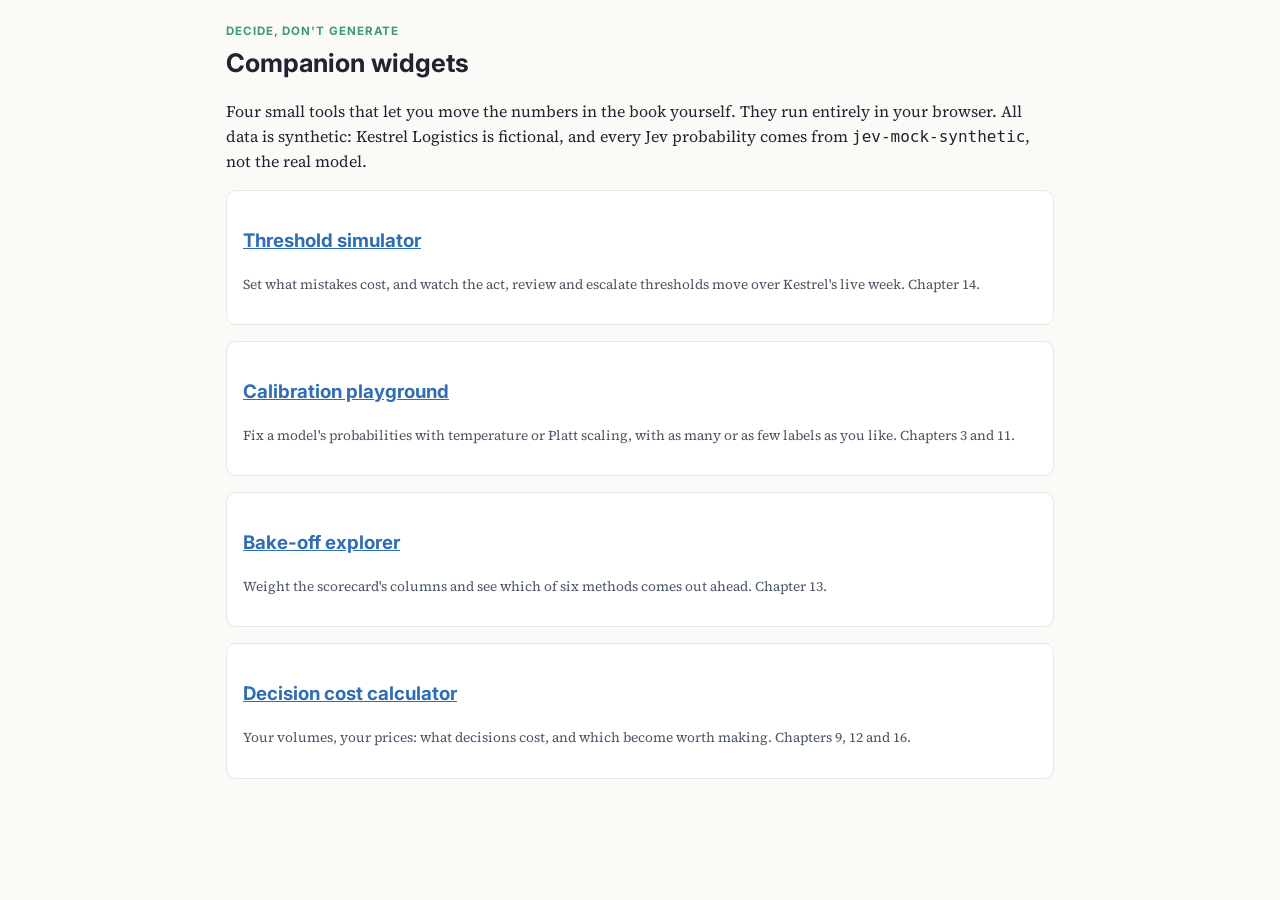
<file: site/index.html>
<!doctype html>
<html lang="en">
<head>
<meta charset="utf-8"><meta name="viewport" content="width=device-width, initial-scale=1">
<title>Companion Widgets</title>
<link rel="stylesheet" href="style.css">
</head>
<body>
<main>
<div class="kicker">Decide, Don't Generate</div>
<h1>Companion widgets</h1>
<p>Four small tools that let you move the numbers in the book yourself. They run entirely in your browser. All data is synthetic: Kestrel Logistics is fictional, and every Jev probability comes from <code>jev-mock-synthetic</code>, not the real model.</p>
<div class="card"><h3><a href="threshold.html">Threshold simulator</a></h3><p class="note">Set what mistakes cost, and watch the act, review and escalate thresholds move over Kestrel's live week. Chapter 14.</p></div>
<div class="card"><h3><a href="calibration.html">Calibration playground</a></h3><p class="note">Fix a model's probabilities with temperature or Platt scaling, with as many or as few labels as you like. Chapters 3 and 11.</p></div>
<div class="card"><h3><a href="bakeoff.html">Bake-off explorer</a></h3><p class="note">Weight the scorecard's columns and see which of six methods comes out ahead. Chapter 13.</p></div>
<div class="card"><h3><a href="cost.html">Decision cost calculator</a></h3><p class="note">Your volumes, your prices: what decisions cost, and which become worth making. Chapters 9, 12 and 16.</p></div>
</main>
</body>
</html>
</file>
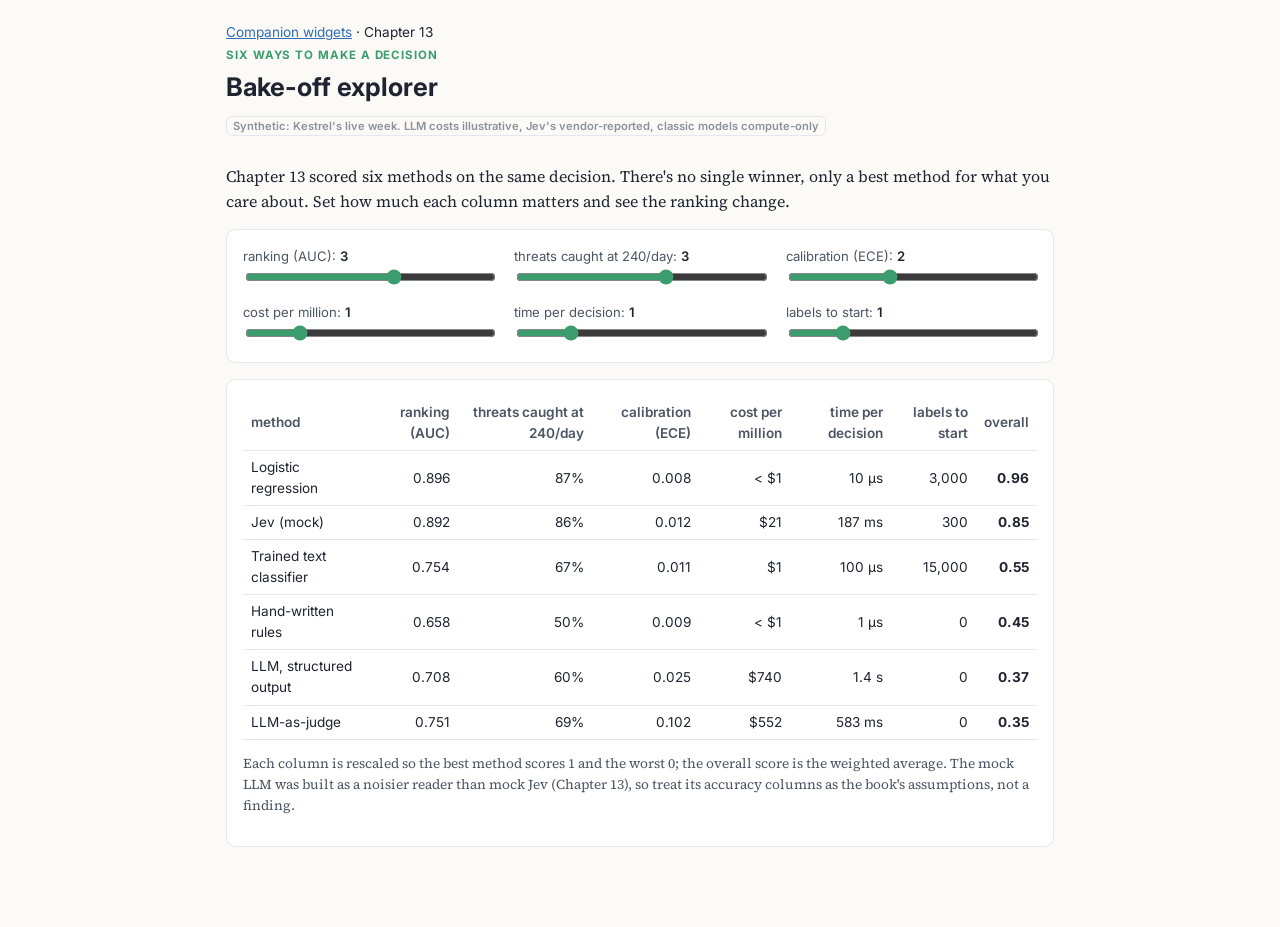
<file: site/bakeoff.html>
<!doctype html>
<html lang="en">
<head>
<meta charset="utf-8"><meta name="viewport" content="width=device-width, initial-scale=1">
<title>Bake-off Explorer</title>
<link rel="stylesheet" href="style.css">
</head>
<body>
<main>
<nav><a href="index.html">Companion widgets</a> · Chapter 13</nav>
<div class="kicker">Six ways to make a decision</div>
<h1>Bake-off explorer</h1>
<span class="tag">Synthetic: Kestrel's live week. LLM costs illustrative, Jev's vendor-reported, classic models compute-only</span>
<p>Chapter 13 scored six methods on the same decision. There's no single winner, only a best method for what you care about. Set how much each column matters and see the ranking change.</p>

<div class="card controls ui" id="w"></div>
<div class="card">
  <div style="overflow-x:auto"><table id="t"></table></div>
  <p class="note">Each column is rescaled so the best method scores 1 and the worst 0; the overall score is the weighted average. The mock LLM was built as a noisier reader than mock Jev (Chapter 13), so treat its accuracy columns as the book's assumptions, not a finding.</p>
</div>
</main>
<script src="data.js"></script>
<script>
const B = window.BOOK_DATA.bakeoff, $ = id => document.getElementById(id);
const M = ["rules", "logistic", "text_clf", "llm_json", "llm_judge", "jev"];
const NAMES = {rules: "Hand-written rules", logistic: "Logistic regression", text_clf: "Trained text classifier",
               llm_json: "LLM, structured output", llm_judge: "LLM-as-judge", jev: "Jev (mock)"};
const LABELS = {rules: 0, logistic: 3000, text_clf: 15000, llm_json: 0, llm_judge: 0, jev: 300};
const COLS = [
  ["ranking (AUC)", m => B[m].auc, true, v => v.toFixed(3), 3],
  ["threats caught at 240/day", m => B[m].caught, true, v => Math.round(v * 100) + "%", 3],
  ["calibration (ECE)", m => B[m].ece, false, v => v.toFixed(3), 2],
  ["cost per million", m => B._cost_m[m], false, v => v < 1 ? "< $1" : "$" + Math.round(v), 1],
  ["time per decision", m => B._latency_s[m], false, v => v < 1e-3 ? Math.round(v * 1e6) + " µs" : v < 1 ? Math.round(v * 1000) + " ms" : v.toFixed(1) + " s", 1],
  ["labels to start", m => LABELS[m], false, v => v.toLocaleString(), 1],
];
$("w").innerHTML = COLS.map((c, i) => `<label>${c[0]}: <b id="wv${i}">${c[4]}</b><input type="range" min="0" max="5" step="1" value="${c[4]}" id="w${i}"></label>`).join("");
let sortBy = -1;
function update() {
  const W = COLS.map((_, i) => +$("w" + i).value);
  W.forEach((v, i) => $("wv" + i).textContent = v);
  const norm = COLS.map(([, f, hi]) => {
    const vals = M.map(m => (f === COLS[4][1] || f === COLS[3][1]) ? Math.log10(f(m) + 1e-7) : f(m));
    const lo = Math.min(...vals), up = Math.max(...vals);
    return vals.map(v => up === lo ? 1 : (hi ? (v - lo) / (up - lo) : (up - v) / (up - lo)));
  });
  const total = M.map((_, j) => W.reduce((s, w, i) => s + w * norm[i][j], 0) / Math.max(1, W.reduce((a, b) => a + b, 0)));
  let order = M.map((m, j) => j);
  order.sort((a, b) => sortBy < 0 ? total[b] - total[a] : norm[sortBy][b] - norm[sortBy][a]);
  let h = `<tr><th>method</th>${COLS.map((c, i) => `<th data-i="${i}">${c[0]}</th>`).join("")}<th data-i="-1">overall</th></tr>`;
  for (const j of order) {
    const m = M[j];
    h += `<tr><td>${NAMES[m]}</td>${COLS.map(c => `<td>${c[3](c[1](m))}</td>`).join("")}<td><b>${total[j].toFixed(2)}</b></td></tr>`;
  }
  $("t").innerHTML = h;
  document.querySelectorAll("th[data-i]").forEach(th => th.onclick = () => { sortBy = +th.dataset.i; update(); });
}
document.querySelectorAll("input").forEach(e => e.addEventListener("input", update));
update();
</script>
</body>
</html>
</file>
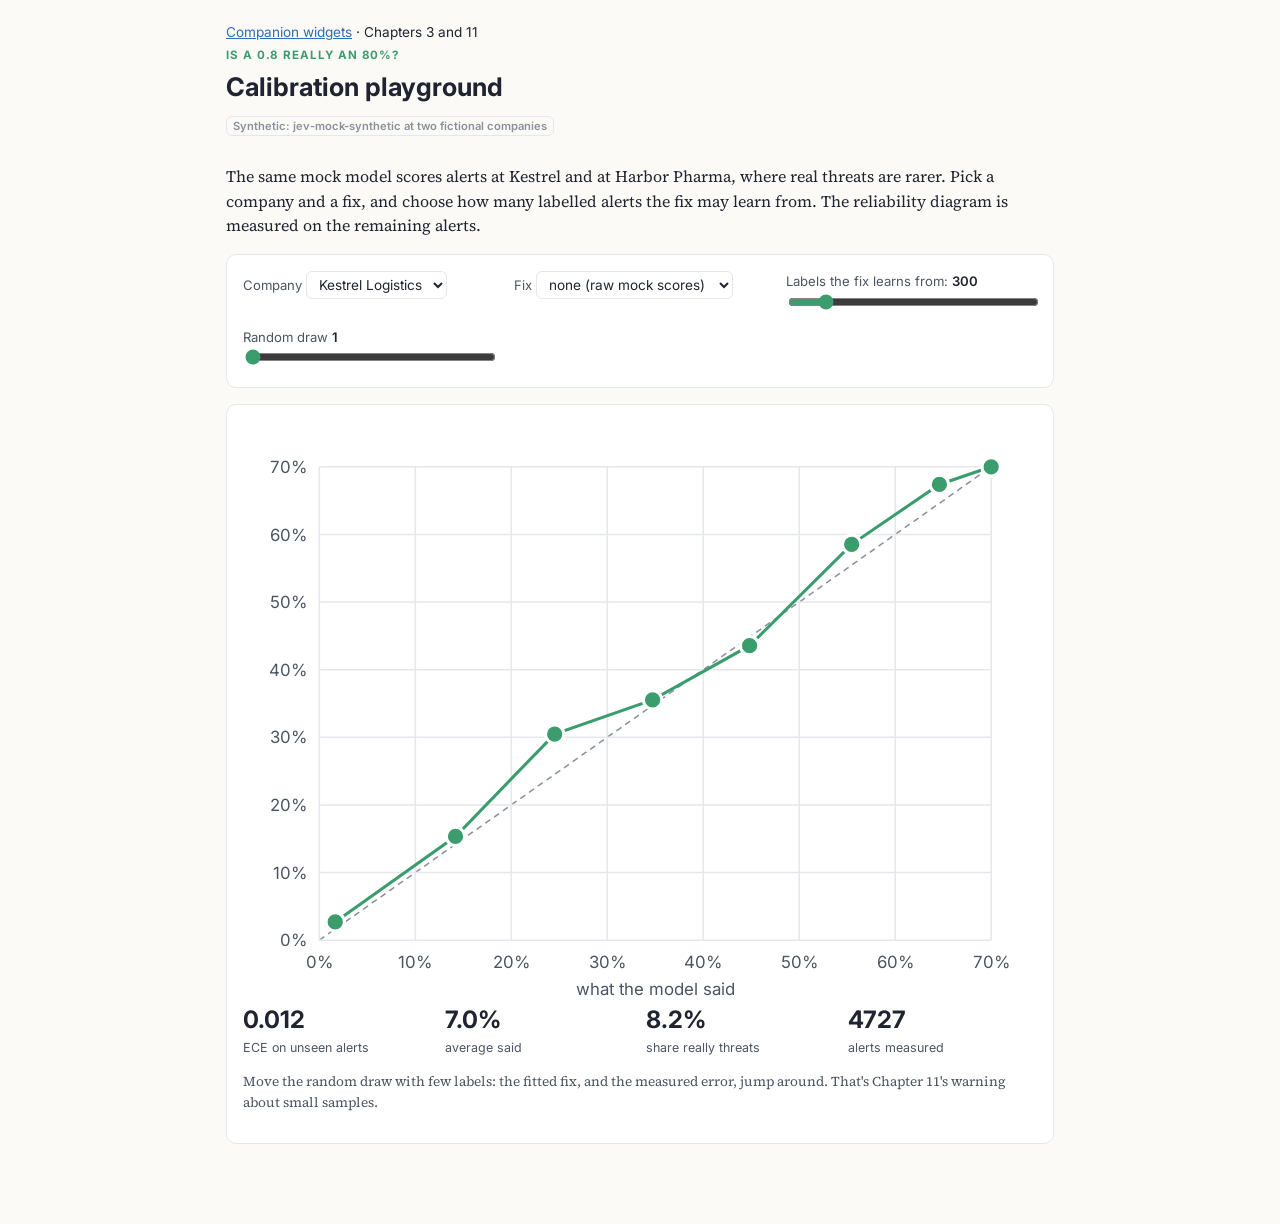
<file: site/calibration.html>
<!doctype html>
<html lang="en">
<head>
<meta charset="utf-8"><meta name="viewport" content="width=device-width, initial-scale=1">
<title>Calibration Playground</title>
<link rel="stylesheet" href="style.css">
</head>
<body>
<main>
<nav><a href="index.html">Companion widgets</a> · Chapters 3 and 11</nav>
<div class="kicker">Is a 0.8 really an 80%?</div>
<h1>Calibration playground</h1>
<span class="tag">Synthetic: jev-mock-synthetic at two fictional companies</span>
<p>The same mock model scores alerts at Kestrel and at Harbor Pharma, where real threats are rarer. Pick a company and a fix, and choose how many labelled alerts the fix may learn from. The reliability diagram is measured on the remaining alerts.</p>

<div class="card controls ui">
  <label>Company
    <select id="co"><option value="live">Kestrel Logistics</option><option value="harbor">Harbor Pharma</option></select></label>
  <label>Fix
    <select id="fix"><option value="none">none (raw mock scores)</option><option value="temp">temperature (1 number)</option>
      <option value="platt">Platt scaling (2 numbers)</option></select></label>
  <label>Labels the fix learns from: <b id="nV"></b><input id="n" type="range" min="50" max="2000" step="50" value="300"></label>
  <label>Random draw <b id="sV"></b><input id="s" type="range" min="1" max="20" step="1" value="1"></label>
</div>

<div class="card">
  <svg id="rel" viewBox="0 0 520 380" role="img" aria-label="Reliability diagram"></svg>
  <div class="stats" id="stats"></div>
  <p class="note">Move the random draw with few labels: the fitted fix, and the measured error, jump around. That's Chapter 11's warning about small samples.</p>
</div>
<div class="tooltip" id="tip"></div>
</main>
<script src="data.js"></script>
<script>
const $ = id => document.getElementById(id);
const logit = p => Math.log(Math.max(p, 1e-6) / Math.max(1 - p, 1e-6)), sig = z => 1 / (1 + Math.exp(-z));
function rng(seed) { let s = seed * 2654435761 % 4294967296; return () => (s = (1664525 * s + 1013904223) % 4294967296) / 4294967296; }
function fitPlatt(z, y, temperatureOnly) {
  let a = 1, b = 0;
  for (let it = 0; it < 200; it++) {                      // gradient descent on log loss
    let ga = 0, gb = 0;
    for (let i = 0; i < z.length; i++) { const e = sig(a * z[i] + b) - y[i]; ga += e * z[i]; gb += e; }
    a -= 0.5 * ga / z.length; if (!temperatureOnly) b -= 0.5 * gb / z.length;
  }
  return p => sig(a * logit(p) + b);
}
function ece(p, y, bins = 10) {
  const n = Array(bins).fill(0), sp = Array(bins).fill(0), sy = Array(bins).fill(0);
  p.forEach((v, i) => { const k = Math.min(bins - 1, Math.floor(v * bins)); n[k]++; sp[k] += v; sy[k] += y[i]; });
  let e = 0; const pts = [];
  for (let k = 0; k < bins; k++) if (n[k]) { e += n[k] * Math.abs(sp[k] / n[k] - sy[k] / n[k]); if (n[k] >= 15) pts.push([sp[k] / n[k], sy[k] / n[k], n[k]]); }
  return [e / p.length, pts];
}
function update() {
  const src = window.BOOK_DATA[$("co").value], D = {p: src.p_raw || src.p, y: src.y}, N = +$("n").value, fix = $("fix").value, r = rng(+$("s").value);
  $("nV").textContent = N; $("sV").textContent = $("s").value;
  const idx = D.p.map((_, i) => i).sort(() => r() - 0.5), fitI = idx.slice(0, N), testI = idx.slice(N);
  let f = p => p;
  if (fix !== "none") f = fitPlatt(fitI.map(i => logit(D.p[i])), fitI.map(i => D.y[i]), fix === "temp");
  const p = testI.map(i => f(D.p[i])), y = testI.map(i => D.y[i]);
  const [e, pts] = ece(p, y);
  const X = v => 50 + 440 * v / 0.7, Y = v => 340 - 310 * v / 0.7;
  let s = `<line x1="${X(0)}" y1="${Y(0)}" x2="${X(0.7)}" y2="${Y(0.7)}" stroke="var(--muted)" stroke-dasharray="4 3"></line>`;
  for (const v of [0, 0.1, 0.2, 0.3, 0.4, 0.5, 0.6, 0.7]) {
    s += `<line x1="${X(v)}" y1="${Y(0)}" x2="${X(v)}" y2="${Y(0.7)}" stroke="var(--grid)"></line><text x="${X(v)}" y="358" text-anchor="middle">${Math.round(v * 100)}%</text>`;
    s += `<line x1="${X(0)}" y1="${Y(v)}" x2="${X(0.7)}" y2="${Y(v)}" stroke="var(--grid)"></line><text x="${X(0) - 8}" y="${Y(v) + 4}" text-anchor="end">${Math.round(v * 100)}%</text>`;
  }
  s += `<text x="${X(0.35)}" y="376" text-anchor="middle">what the model said</text>`;
  s += `<polyline fill="none" stroke="var(--jev)" stroke-width="2" points="${pts.map(q => X(Math.min(q[0], 0.7)) + "," + Y(Math.min(q[1], 0.7))).join(" ")}"></polyline>`;
  s += pts.map(q => `<circle cx="${X(Math.min(q[0], 0.7))}" cy="${Y(Math.min(q[1], 0.7))}" r="6" fill="var(--jev)" stroke="var(--card)" stroke-width="2" data-t="said ${(q[0] * 100).toFixed(1)}%, happened ${(q[1] * 100).toFixed(1)}% (${q[2]} alerts)"></circle>`).join("");
  $("rel").innerHTML = s;
  const mean = a => a.reduce((x, v) => x + v, 0) / a.length;
  $("stats").innerHTML = [["ECE on unseen alerts", e.toFixed(3)], ["average said", (mean(p) * 100).toFixed(1) + "%"],
    ["share really threats", (mean(y) * 100).toFixed(1) + "%"], ["alerts measured", p.length]]
    .map(([k, v]) => `<div class="stat"><div class="v">${v}</div><div class="k">${k}</div></div>`).join("");
  document.querySelectorAll("circle").forEach(c => {
    c.addEventListener("mousemove", ev => { const t = $("tip"); t.style.display = "block"; t.style.left = ev.clientX + 12 + "px"; t.style.top = ev.clientY + 12 + "px"; t.textContent = c.dataset.t; });
    c.addEventListener("mouseleave", () => $("tip").style.display = "none");
  });
}
document.querySelectorAll("input,select").forEach(e => e.addEventListener("input", update));
update();
</script>
</body>
</html>
</file>
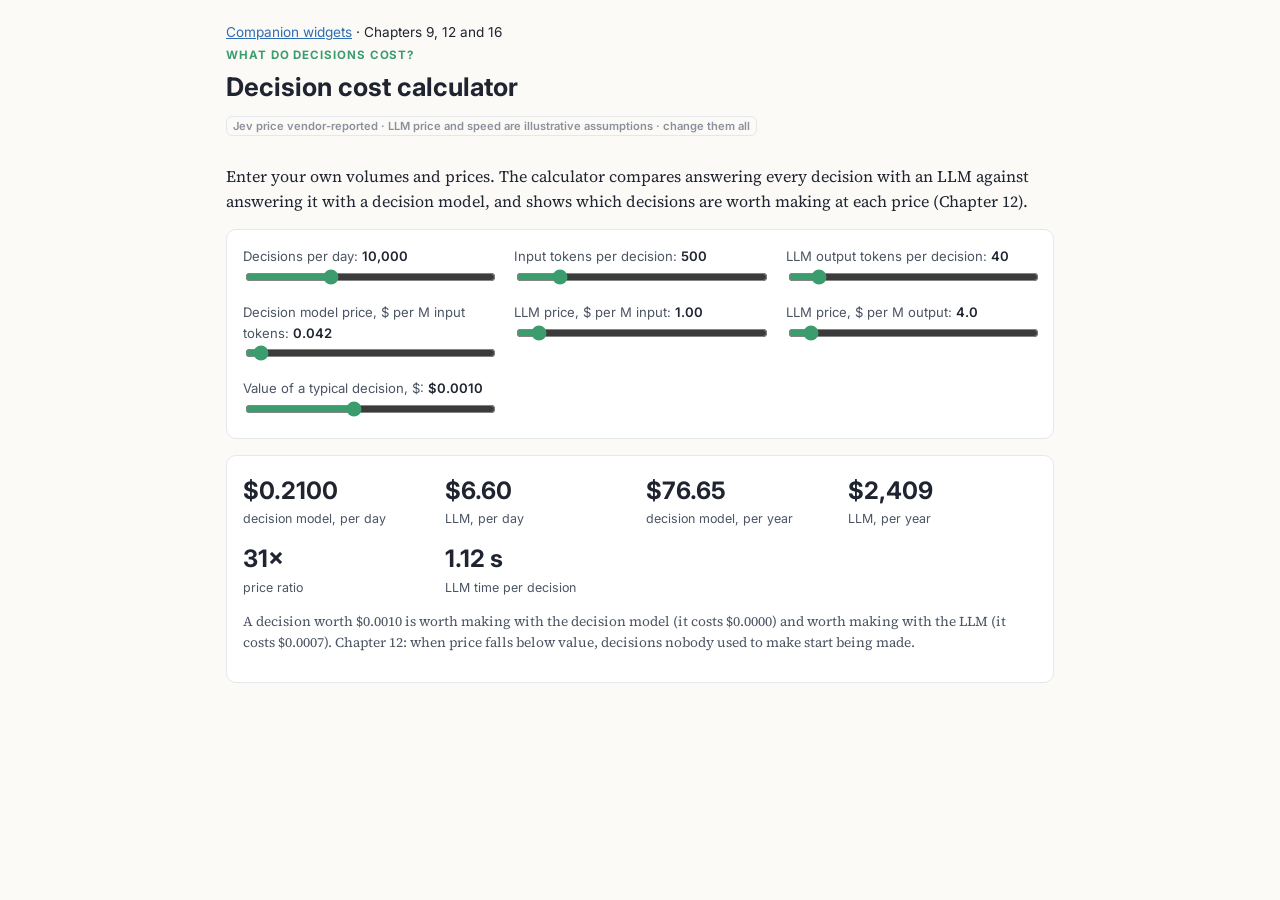
<file: site/cost.html>
<!doctype html>
<html lang="en">
<head>
<meta charset="utf-8"><meta name="viewport" content="width=device-width, initial-scale=1">
<title>Decision Cost Calculator</title>
<link rel="stylesheet" href="style.css">
</head>
<body>
<main>
<nav><a href="index.html">Companion widgets</a> · Chapters 9, 12 and 16</nav>
<div class="kicker">What do decisions cost?</div>
<h1>Decision cost calculator</h1>
<span class="tag">Jev price vendor-reported · LLM price and speed are illustrative assumptions · change them all</span>
<p>Enter your own volumes and prices. The calculator compares answering every decision with an LLM against answering it with a decision model, and shows which decisions are worth making at each price (Chapter 12).</p>

<div class="card controls ui">
  <label>Decisions per day: <b id="nV"></b><input id="n" type="range" min="2" max="8" step="0.1" value="4"></label>
  <label>Input tokens per decision: <b id="tV"></b><input id="t" type="range" min="50" max="3000" step="50" value="500"></label>
  <label>LLM output tokens per decision: <b id="oV"></b><input id="o" type="range" min="1" max="400" step="1" value="40"></label>
  <label>Decision model price, $ per M input tokens: <b id="jpV"></b><input id="jp" type="range" min="0.01" max="1" step="0.001" value="0.042"></label>
  <label>LLM price, $ per M input: <b id="lpV"></b><input id="lp" type="range" min="0.05" max="15" step="0.05" value="1"></label>
  <label>LLM price, $ per M output: <b id="loV"></b><input id="lo" type="range" min="0.1" max="60" step="0.1" value="4"></label>
  <label>Value of a typical decision, $: <b id="vV"></b><input id="v" type="range" min="-6" max="1" step="0.1" value="-3"></label>
</div>
<div class="card">
  <div class="stats" id="stats"></div>
  <p class="note" id="worth"></p>
</div>
</main>
<script src="data.js"></script>
<script>
const $ = id => document.getElementById(id), money = v => v >= 100 ? "$" + Math.round(v).toLocaleString() : "$" + v.toFixed(v >= 1 ? 2 : 4);
function update() {
  const n = Math.round(10 ** +$("n").value), t = +$("t").value, o = +$("o").value, jp = +$("jp").value,
        lp = +$("lp").value, lo = +$("lo").value, val = 10 ** +$("v").value;
  $("nV").textContent = n.toLocaleString(); $("tV").textContent = t; $("oV").textContent = o;
  $("jpV").textContent = jp.toFixed(3); $("lpV").textContent = lp.toFixed(2); $("loV").textContent = lo.toFixed(1);
  $("vV").textContent = money(val);
  const jev = t * jp / 1e6, llm = (t * lp + o * lo) / 1e6;
  const lat = 0.45 + o / 60;                                  // the book's illustrative LLM speed
  $("stats").innerHTML = [["decision model, per day", money(n * jev)], ["LLM, per day", money(n * llm)],
    ["decision model, per year", money(n * jev * 365)], ["LLM, per year", money(n * llm * 365)],
    ["price ratio", (llm / jev).toFixed(0) + "×"], ["LLM time per decision", lat.toFixed(2) + " s"]]
    .map(([k, v]) => `<div class="stat"><div class="v">${v}</div><div class="k">${k}</div></div>`).join("");
  const w = (p, name) => val > p ? `worth making with ${name}` : `<span class="warn">not worth making with ${name}</span>`;
  $("worth").innerHTML = `A decision worth ${money(val)} is ${w(jev, "the decision model")} (it costs ${money(jev)}) and ${w(llm, "the LLM")} (it costs ${money(llm)}). Chapter 12: when price falls below value, decisions nobody used to make start being made.`;
}
document.querySelectorAll("input").forEach(e => e.addEventListener("input", update));
update();
</script>
</body>
</html>
</file>
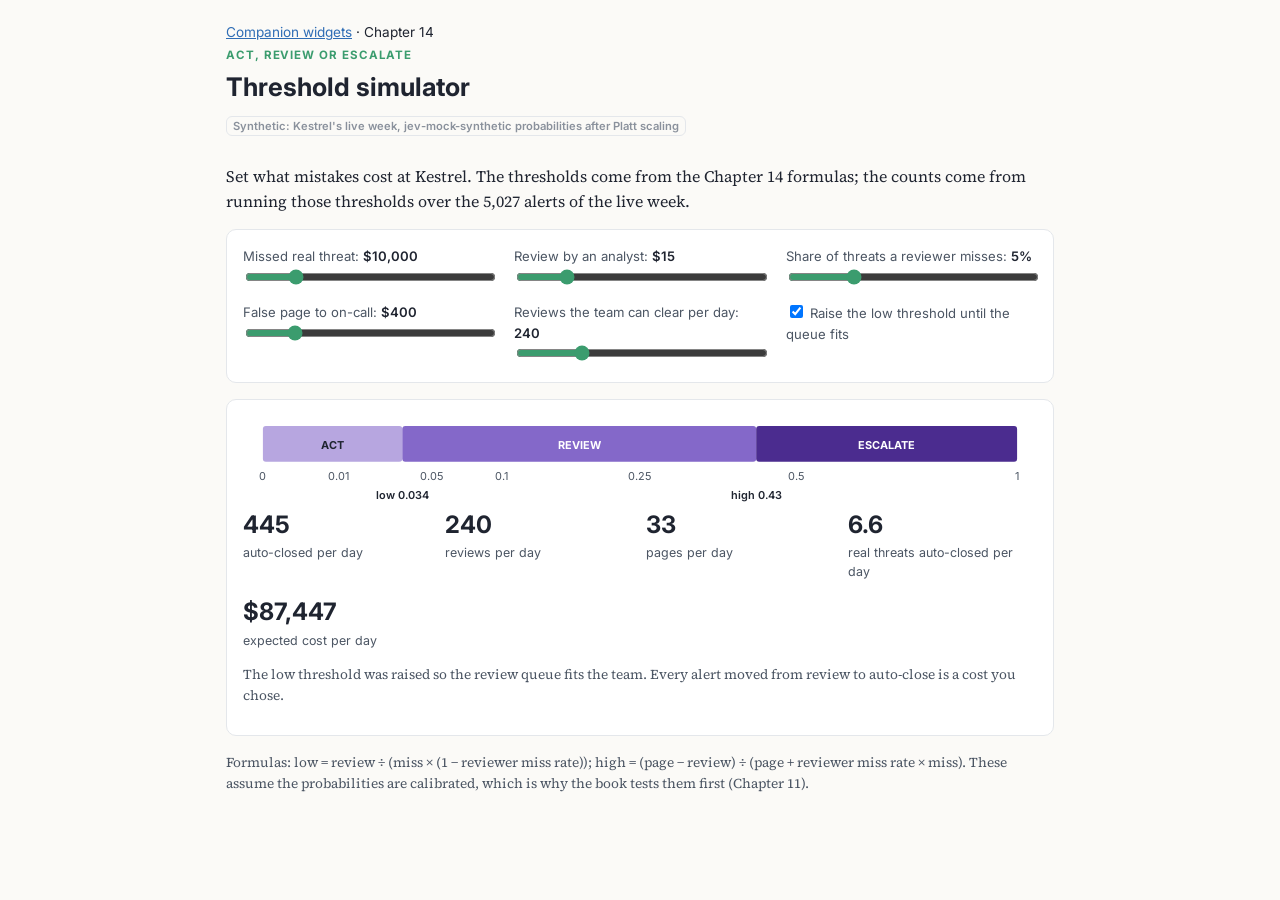
<file: site/threshold.html>
<!doctype html>
<html lang="en">
<head>
<meta charset="utf-8"><meta name="viewport" content="width=device-width, initial-scale=1">
<title>Threshold Simulator</title>
<link rel="stylesheet" href="style.css">
</head>
<body>
<main>
<nav><a href="index.html">Companion widgets</a> · Chapter 14</nav>
<div class="kicker">Act, review or escalate</div>
<h1>Threshold simulator</h1>
<span class="tag">Synthetic: Kestrel's live week, jev-mock-synthetic probabilities after Platt scaling</span>
<p>Set what mistakes cost at Kestrel. The thresholds come from the Chapter 14 formulas; the counts come from running those thresholds over the 5,027 alerts of the live week.</p>

<div class="card controls ui">
  <label>Missed real threat: <b id="missV"></b><input id="miss" type="range" min="1000" max="50000" step="500" value="10000"></label>
  <label>Review by an analyst: <b id="revV"></b><input id="rev" type="range" min="5" max="60" step="1" value="15"></label>
  <label>Share of threats a reviewer misses: <b id="mrV"></b><input id="mr" type="range" min="0" max="0.2" step="0.01" value="0.05"></label>
  <label>False page to on-call: <b id="pageV"></b><input id="page" type="range" min="50" max="2000" step="50" value="400"></label>
  <label>Reviews the team can clear per day: <b id="capV"></b><input id="cap" type="range" min="60" max="800" step="20" value="240"></label>
  <label><input id="fit" type="checkbox" checked> Raise the low threshold until the queue fits</label>
</div>

<div class="card">
  <svg id="bar" viewBox="0 0 800 90" role="img" aria-label="The three zones on a probability scale"></svg>
  <div class="stats" id="stats"></div>
  <p class="note" id="msg"></p>
</div>
<p class="note">Formulas: low = review ÷ (miss × (1 − reviewer miss rate)); high = (page − review) ÷ (page + reviewer miss rate × miss). These assume the probabilities are calibrated, which is why the book tests them first (Chapter 11).</p>
</main>
<script src="data.js"></script>
<script>
const D = window.BOOK_DATA.live, $ = id => document.getElementById(id);
const P = D.p, Y = D.y, days = D.days;
const sorted = P.map((p, i) => [p, Y[i]]).sort((a, b) => a[0] - b[0]);
const money = v => "$" + Math.round(v).toLocaleString();
function counts(low, high) {
  let act = 0, rev = 0, esc = 0, missed = 0, revThreat = 0, escThreat = 0;
  for (let i = 0; i < P.length; i++) {
    if (P[i] < low) { act++; missed += Y[i]; } else if (P[i] < high) { rev++; revThreat += Y[i]; } else { esc++; escThreat += Y[i]; }
  }
  return {act, rev, esc, missed, revThreat, escThreat};
}
function draw(low, high) {
  const x = p => 20 + 760 * Math.sqrt(p);                       // square-root scale so thresholds near 0 are visible
  const z = [[0, low, "var(--act)", "ACT"], [low, high, "var(--review)", "REVIEW"], [high, 1, "var(--escalate)", "ESCALATE"]];
  let s = "";
  for (const [a, b, c, t] of z) {
    s += `<rect x="${x(a)}" y="10" width="${Math.max(0, x(b) - x(a))}" height="36" fill="${c}" rx="3"></rect>`;
    if (x(b) - x(a) > 60) s += `<text x="${(x(a) + x(b)) / 2}" y="33" text-anchor="middle" style="fill:${t === "ACT" ? "var(--ink)" : "#fff"};font-weight:700">${t}</text>`;
  }
  for (const v of [0, 0.01, 0.05, 0.1, 0.25, 0.5, 1]) s += `<text x="${x(v)}" y="64" text-anchor="middle">${v}</text>`;
  s += `<text x="${x(low)}" y="84" text-anchor="middle" style="fill:var(--ink);font-weight:600">low ${low.toFixed(3)}</text>`;
  s += `<text x="${Math.min(760, x(high))}" y="84" text-anchor="middle" style="fill:var(--ink);font-weight:600">high ${high.toFixed(2)}</text>`;
  $("bar").innerHTML = s;
}
function update() {
  const miss = +$("miss").value, rev = +$("rev").value, mr = +$("mr").value, page = +$("page").value, cap = +$("cap").value;
  $("missV").textContent = money(miss); $("revV").textContent = money(rev); $("mrV").textContent = Math.round(mr * 100) + "%";
  $("pageV").textContent = money(page); $("capV").textContent = cap;
  let low = rev / (miss * (1 - mr)), high = Math.max(low, (page - rev) / (page + mr * miss));
  let c = counts(low, high), note = "Thresholds from costs alone.";
  if ($("fit").checked && c.rev / days > cap + 0.5) {
    const nHigh = sorted.findIndex(r => r[0] >= high), budget = Math.floor(cap * days);
    const k = (nHigh < 0 ? sorted.length : nHigh) - budget;
    if (k > 0) { low = sorted[k][0]; c = counts(low, high); }
    note = "The low threshold was raised so the review queue fits the team. Every alert moved from review to auto-close is a cost you chose.";
  }
  draw(low, high);
  const cost = (c.missed * miss + c.rev * rev + c.revThreat * mr * miss + (c.esc - c.escThreat) * page) / days;
  const stats = [["auto-closed per day", (c.act / days).toFixed(0)], ["reviews per day", (c.rev / days).toFixed(0)],
                 ["pages per day", (c.esc / days).toFixed(0)], ["real threats auto-closed per day", (c.missed / days).toFixed(1)],
                 ["expected cost per day", money(cost)]];
  $("stats").innerHTML = stats.map(([k, v]) => `<div class="stat"><div class="v">${v}</div><div class="k">${k}</div></div>`).join("");
  $("msg").innerHTML = (c.rev / days > cap + 0.5 ? `<span class="warn">The review queue is over capacity: ${(c.rev / days).toFixed(0)} a day against ${cap}.</span> ` : "") + note;
}
document.querySelectorAll("input").forEach(e => e.addEventListener("input", update));
update();
</script>
</body>
</html>
</file>
<file: site/style.css>
@import url("https://fonts.googleapis.com/css2?family=Inter:wght@400;600;700&family=JetBrains+Mono&family=Source+Serif+4:opsz,wght@8..60,400;8..60,600&display=swap");

:root {
  --data: #2F6DB5; --llm: #E07A1F; --jev: #3B9C6E; --fail: #B8323A;
  --act: #B7A6E0; --review: #8468C9; --escalate: #4B2C8F;
  --ink: #1F2430; --ink2: #4B5563; --muted: #8A919C; --grid: #E4E7EB;
  --bg: #FBFAF7; --card: #FFFFFF;
}
@media (prefers-color-scheme: dark) {
  :root:not([data-theme="light"]) {
    --ink: #E8EAED; --ink2: #B4BAC3; --muted: #8A919C; --grid: #2E3440;
    --bg: #15181E; --card: #1D2129; --jev: #4FB386; --data: #5B8FD1; --llm: #EE9446; --fail: #D65560;
  }
}
:root[data-theme="dark"] {
  --ink: #E8EAED; --ink2: #B4BAC3; --muted: #8A919C; --grid: #2E3440;
  --bg: #15181E; --card: #1D2129; --jev: #4FB386; --data: #5B8FD1; --llm: #EE9446; --fail: #D65560;
}
* { box-sizing: border-box; }
body { margin: 0; background: var(--bg); color: var(--ink); font: 16px/1.55 "Source Serif 4", Georgia, serif; }
main { max-width: 860px; margin: 0 auto; padding: 24px 16px 64px; }
h1, h2, h3, .ui, label, button, select, table { font-family: Inter, system-ui, sans-serif; }
h1 { font-size: 1.6rem; margin: 0.2em 0; }
.kicker { font: 700 0.72rem Inter, sans-serif; letter-spacing: 0.08em; text-transform: uppercase; color: var(--jev); }
.tag { display: inline-block; font: 600 0.7rem Inter, sans-serif; color: var(--muted); border: 1px solid var(--grid);
       border-radius: 6px; padding: 2px 6px; margin: 4px 0 12px; }
.card { background: var(--card); border: 1px solid var(--grid); border-radius: 10px; padding: 16px; margin: 16px 0; }
.controls { display: grid; grid-template-columns: repeat(auto-fit, minmax(210px, 1fr)); gap: 12px 20px; }
label { display: block; font-size: 0.82rem; color: var(--ink2); }
label b { color: var(--ink); font-weight: 600; }
input[type=range] { width: 100%; accent-color: var(--jev); }
select, button { font-size: 0.85rem; padding: 4px 8px; border-radius: 6px; border: 1px solid var(--grid); background: var(--card); color: var(--ink); }
.stats { display: grid; grid-template-columns: repeat(auto-fit, minmax(150px, 1fr)); gap: 12px; }
.stat { font-family: Inter, sans-serif; }
.stat .v { font-size: 1.5rem; font-weight: 700; }
.stat .k { font-size: 0.78rem; color: var(--ink2); }
svg { width: 100%; height: auto; display: block; }
svg text { font-family: Inter, sans-serif; font-size: 11px; fill: var(--ink2); }
table { width: 100%; border-collapse: collapse; font-size: 0.85rem; }
th, td { text-align: right; padding: 6px 8px; border-bottom: 1px solid var(--grid); }
th:first-child, td:first-child { text-align: left; }
th { color: var(--ink2); font-weight: 600; cursor: pointer; }
.note { font-size: 0.85rem; color: var(--ink2); }
.warn { color: var(--fail); font-weight: 600; }
a { color: var(--data); }
nav { font: 0.85rem Inter, sans-serif; margin-bottom: 8px; }
.tooltip { position: fixed; pointer-events: none; background: var(--card); border: 1px solid var(--grid); border-radius: 6px;
           padding: 4px 8px; font: 0.78rem Inter, sans-serif; color: var(--ink); display: none; }
</file>
